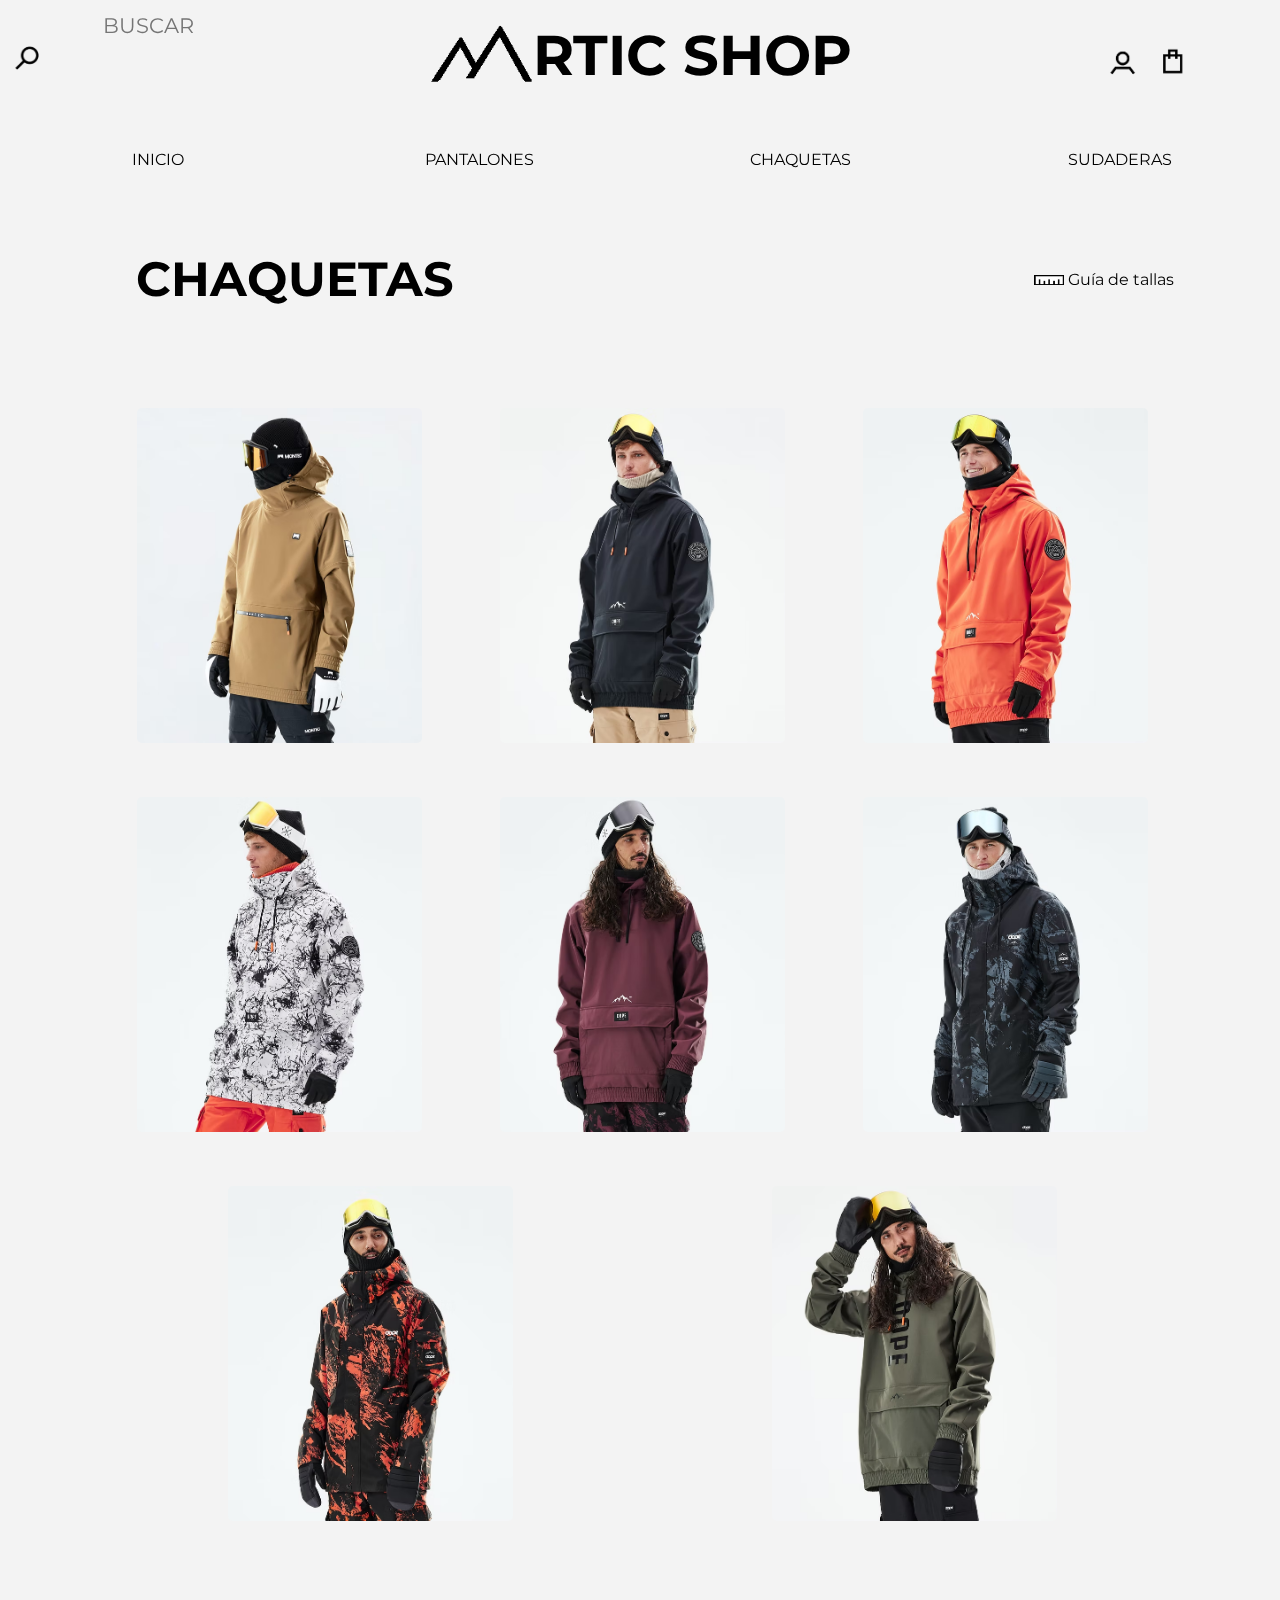
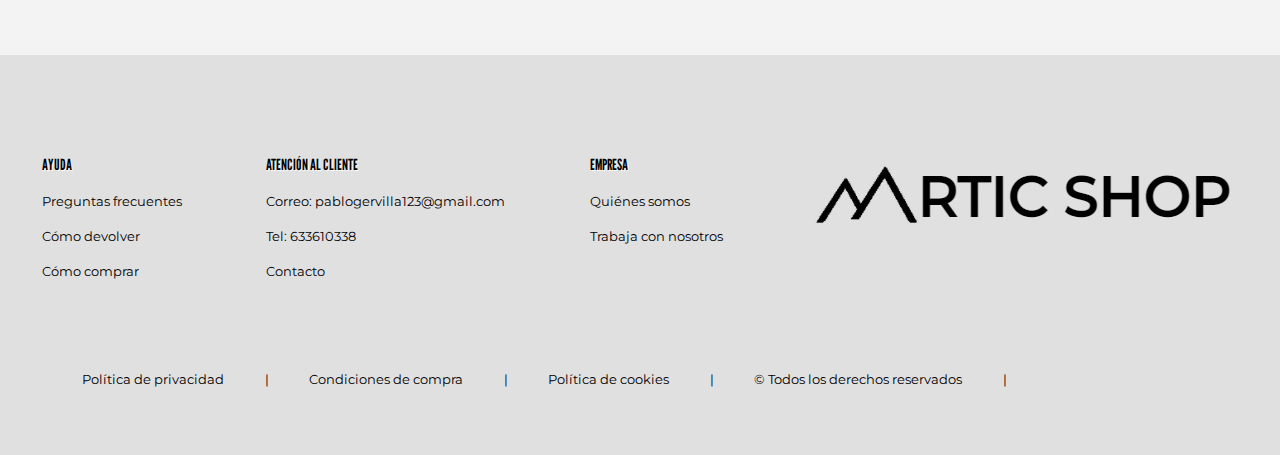
<file: chaquetas.html>
<!DOCTYPE html>
<html lang="es">
<head>
    <meta charset="UTF-8">
    <meta http-equiv="X-UA-Compatible" content="IE=edge">
    <meta name="viewport" content="width=device-width, initial-scale=1.0">
    <link rel="stylesheet" href="./css/styles.css">
    <link rel="icon" href="Artic_ico.ico">
    <title>ArticShop - Chaquetas</title>
</head>
<body>
    <header>
        <a href="./index.html">
            <img src="Artic_ico.jpg" class="header_img" alt="Artic_ico.jpg">
            <h1>RTIC SHOP</h1>
        </a>
        <div class="lupa">
            <img src="./images/utilidades/lupa.jpg" alt="lupa.jpg" class="lupaimg">
        </div>
        <input type="text" name="buscador" class="buscador" placeholder="BUSCAR">
        <div class="perfil-carrito">
            <img src="./images/utilidades/perfil.jpg" alt="perfil.jpg">
            <img src="./images/utilidades/bolsa.jpg" alt="bolsa.jpg">
        </div>
    </header>


    

    <!-- MENU -->




    <nav class="divisions--menu">
        <ul class="menu ">
            <li><a href="./index.html">INICIO</a></li>
            <li><a href="./pantalones.html">PANTALONES</a></li>
            <li><a href="./chaquetas.html">CHAQUETAS</a></li>
            <li class="desplegable"><a href="./sudaderas.html">SUDADERAS</a>
                <ul>
                    <li><a class="link-desplegable link-desplegable2" href="sudaderas.html#negro">NEGRAS</a></li>
                    <li><a class="link-desplegable link-desplegable2" href="sudaderas.html#morada">MORADAS</a></li>
                    <li><a class="link-desplegable link-desplegable2" href="sudaderas.html#burgundy">BURGUNDY</a></li>
                </ul>
            </li>
        </ul>
    </nav>




    <!-- GUIA TALLAS -->





    <label for="tallas" class="guiatallas"> <img src="./images/utilidades/regla.jpg" alt="regla.jpg" class="regla"> Gu&iacute;a de tallas</label>
    <input type="checkbox" name="checkbox" id="tallas" hidden>
    <div class="fondo-tallas">
        <div class="tallas">
            <label for="tallas"><img class="cruz" src="./images/utilidades/cruz.jpg" alt="cruz.jpg" ></label>
            <h2>GU&Iacute;A DE TALLAS</h2>
            <table class="tabla1">
                <tr>
                    <th colspan="7">PARTES DE ARRIBA / CHAQUETAS / SUDADERAS</th>
                </tr>
                <tr>
                    <td class="celda-ancha">Talla</td>
                    <td>XS</td>
                    <td>S</td>
                    <td>M</td>
                    <td>L</td>
                    <td>XL</td>
                    <td>XXL</td>
                </tr>
                <tr>
                    <td class="celda-ancha">Pecho (cm)</td>
                    <td>82</td>
                    <td>86</td>
                    <td>90</td>
                    <td>94</td>
                    <td>98</td>
                    <td>102</td>
        
                </tr>
                <tr>
                    <td class="celda-ancha">Cintura (cm)</td>
                    <td>64</td>
                    <td>68</td>
                    <td>72</td>
                    <td>76</td>
                    <td>80</td>
                    <td>84</td>
                </tr>
                <tr>
                    <td class="celda-ancha">Cadera (cm)</td>
                    <td>90</td>
                    <td>94</td>
                    <td>98</td>
                    <td>102</td>
                    <td>106</td>
                    <td>110</td>
                </tr>
            </table>
            <table class="tabla2">
                <tr>
                    <th colspan="7">PARTES DE ABAJO</th>
                </tr>
                <tr>
                    <td class="celda-ancha">Talla</td>
                    <td>XS</td>
                    <td>S</td>
                    <td>M</td>
                    <td>L</td>
                    <td>XL</td>
                    <td>XXL</td>
                </tr>
                <tr>
                    <td class="celda-ancha">Cintura (cm)</td>
                    <td>64</td>
                    <td>68</td>
                    <td>72</td>
                    <td>76</td>
                    <td>83</td>
                    <td>87</td>
        
                </tr>
                <tr>
                    <td class="celda-ancha">Cadera (cm)</td>
                    <td>90</td>
                    <td>94</td>
                    <td>98</td>
                    <td>102</td>
                    <td>106</td>
                    <td>110</td>
                </tr>
            </table>
        </div>
    </div>




    <!-- ROPA -->




    <main class="ropa">
        <h2>CHAQUETAS</h2>        
        <section class="articulos">
            <div class="articulo">
                <input class="checkbox-img" type="checkbox" id="checkbox-img1" hidden>
                <label for="checkbox-img1"><img src="./images/chaquetas/p1.jpg" alt="p1.jpg"></label>
                <div class="informacion-articulo">
                    <label for="checkbox-img1" class="cruz-blanca"><img src="./images/utilidades/cruz-blanca.jpg" alt="cruz-blanca.jpg"></label>
                    
                    <div class="nombre-ropa">
                        <span class="texto-ropa">TEMPEST CHAQUETA SNOW GOLD</span>
                    </div>
                    <br>
                    <span class="precio">85,95€</span>
                    <br>
                    <select class="talla" name="talla" id="talla1">
                        <optgroup label="Tallas">                            
                            <option value="XS">XS</option>
                            <option value="S">S</option>
                            <option value="S">M</option>
                            <option value="S">L</option>
                            <option value="S">XL</option>
                            <option value="XXL">XXL</option>
                        </optgroup>
                    </select>
                    <a class="comprar" href="entrega_form.html">COMPRAR</a>                    
                </div>
            </div>
    
            <div class="articulo">
                <input class="checkbox-img" type="checkbox" id="checkbox-img2" hidden>
                <label for="checkbox-img2"><img src="./images/chaquetas/p2.jpg" alt="p2.jpg"></label>
                <div class="informacion-articulo">
                    <label for="checkbox-img2" class="cruz-blanca"><img src="./images/utilidades/cruz-blanca.jpg" alt="cruz-blanca.jpg"></label>
                    
                    <div class="nombre-ropa">
                        <span class="texto-ropa">WYLIE CHAQUETA SNOW BLACK</span>
                    </div>
                    <br>
                    <span class="precio">129,95€</span>
                    <br>
                    <select class="talla" name="talla" id="talla2">
                        <optgroup label="Tallas">                            <option value="XS">XS</option>
                            <option value="S">S</option>
                            <option value="S">M</option>
                            <option value="S">L</option>
                            <option value="S">XL</option>
                            <option value="XXL">XXL</option>
                        </optgroup>
                    </select>
                    <a class="comprar" href="entrega_form.html">COMPRAR</a>
                </div>
            </div>
    
            <div class="articulo">
                <input class="checkbox-img" type="checkbox" id="checkbox-img3" hidden>
                <label for="checkbox-img3"><img src="./images/chaquetas/p3.jpg" alt="p3.jpg"></label>
                <div class="informacion-articulo">
                    <label for="checkbox-img3" class="cruz-blanca"><img src="./images/utilidades/cruz-blanca.jpg" alt="cruz-blanca.jpg"></label>
                    
                    <div class="nombre-ropa">
                        <span class="texto-ropa">WYLIE CHAQUETA SNOW ORANGE</span>
                    </div>
                    <br>
                    <span class="precio">129,95€</span>
                    <br>
                    <select class="talla" name="talla" id="talla3">
                        <optgroup label="Tallas">                            <option value="XS">XS</option>
                            <option value="S">S</option>
                            <option value="S">M</option>
                            <option value="S">L</option>
                            <option value="S">XL</option>
                            <option value="XXL">XXL</option>
                        </optgroup>
                    </select>
                    <a class="comprar" href="entrega_form.html">COMPRAR</a>
                </div>
            </div>
    
            <div class="articulo">
                <input class="checkbox-img" type="checkbox" id="checkbox-img4" hidden>
                <label for="checkbox-img4"><img src="./images/chaquetas/p4.jpg" alt="p4.jpg"></label>
                <div class="informacion-articulo">
                    <label for="checkbox-img4" class="cruz-blanca"><img src="./images/utilidades/cruz-blanca.jpg" alt="cruz-blanca.jpg"></label>
                    
                    <div class="nombre-ropa">
                        <span class="texto-ropa">WYLIE CHAQUETA SNOWBOARD ROCK</span>
                    </div>
                    <br>
                    <span class="precio">135,95€</span>
                    <br>
                    <select class="talla" name="talla" id="talla4">
                        <optgroup label="Tallas">                            <option value="XS">XS</option>
                            <option value="S">S</option>
                            <option value="S">M</option>
                            <option value="S">L</option>
                            <option value="S">XL</option>
                            <option value="XXL">XXL</option>
                        </optgroup>
                        
                    </select>
                    <a class="comprar" href="entrega_form.html">COMPRAR</a>
                </div>
            </div>
    
            <div class="articulo">
                <input class="checkbox-img" type="checkbox" id="checkbox-img5" hidden>
                <label for="checkbox-img5"><img src="./images/chaquetas/p5.jpg" alt="p5.jpg"></label>
                <div class="informacion-articulo">
                    <label for="checkbox-img5" class="cruz-blanca"><img src="./images/utilidades/cruz-blanca.jpg" alt="cruz-blanca.jpg"></label>
                    
                    <div class="nombre-ropa">
                        <span class="texto-ropa">WYLIE CHAQUETA SNOWBOARD BURGUNDY</span>
                    </div>
                    <br>
                    <span class="precio">129,95€</span>
                    <br>
                    <select class="talla" name="talla" id="talla5">
                        <optgroup label="Tallas">                            <option value="XS">XS</option>
                            <option value="S">S</option>
                            <option value="S">M</option>
                            <option value="S">L</option>
                            <option value="S">XL</option>
                            <option value="XXL">XXL</option>
                        </optgroup>
                    </select>
                    <a class="comprar" href="entrega_form.html">COMPRAR</a>
                </div>
            </div>
    
            <div class="articulo">
                <input class="checkbox-img" type="checkbox" id="checkbox-img6" hidden>
                <label for="checkbox-img6"><img src="./images/chaquetas/p6.jpg" alt="p6.jpg"></label>
                <div class="informacion-articulo">
                    <label for="checkbox-img6" class="cruz-blanca"><img src="./images/utilidades/cruz-blanca.jpg" alt="cruz-blanca.jpg"></label>
                    
                    <div class="nombre-ropa">
                        <span class="texto-ropa">ADEPT CHAQUETA SNOW PAIN METAL BLUE</span>
                    </div>
                    <br>
                    <span class="precio">129,95€</span>
                    <br>
                    <select class="talla" name="talla" id="talla6">
                        <optgroup label="Tallas">                            <option value="XS">XS</option>
                            <option value="S">S</option>
                            <option value="S">M</option>
                            <option value="S">L</option>
                            <option value="S">XL</option>
                            <option value="XXL">XXL</option>
                        </optgroup>
                    </select>
                    <a class="comprar" href="entrega_form.html">COMPRAR</a>
                </div>
            </div>
    
            <div class="articulo">
                <input class="checkbox-img" type="checkbox" id="checkbox-img7" hidden>
                <label for="checkbox-img7"><img src="./images/chaquetas/p7.jpg" alt="p7.jpg"></label>
                <div class="informacion-articulo">
                    <label for="checkbox-img7" class="cruz-blanca"><img src="./images/utilidades/cruz-blanca.jpg" alt="cruz-blanca.jpg"></label>
                    
                    <div class="nombre-ropa">
                        <span class="texto-ropa">ADEPT CHAQUETA SNOW PAIN ORANGE</span>
                    </div>
                    <br>
                    <span class="precio">129,95€</span>
                    <br>
                    <select class="talla" name="talla" id="talla7">
                        <optgroup label="Tallas">                            <option value="XS">XS</option>
                            <option value="S">S</option>
                            <option value="S">M</option>
                            <option value="S">L</option>
                            <option value="S">XL</option>
                            <option value="XXL">XXL</option>
                        </optgroup>
                    </select>
                    <a class="comprar" href="entrega_form.html">COMPRAR</a>
                </div>
            </div>
    
            <div class="articulo">
                <input class="checkbox-img" type="checkbox" id="checkbox-img8" hidden>
                <label for="checkbox-img8"><img src="./images/chaquetas/p8.jpg" alt="p8.jpg"></label>
                <div class="informacion-articulo">
                    <label for="checkbox-img8" class="cruz-blanca"><img src="./images/utilidades/cruz-blanca.jpg" alt="cruz-blanca.jpg"></label>
                    
                    <div class="nombre-ropa">
                        <span class="texto-ropa">WYLIE CHAQUETA SNOWBOARD OLIVE GREEN</span>
                    </div>
                    <br>
                    <span class="precio">129,95€</span>
                    <br>
                    <select class="talla" name="talla" id="talla8">
                        <optgroup label="Tallas" >                            
                            <option value="XS">XS</option>
                            <option value="S">S</option>
                            <option value="S">M</option>
                            <option value="S">L</option>
                            <option value="S">XL</option>
                            <option value="XXL">XXL</option>
                        </optgroup>
                    </select>
                    <a class="comprar" href="entrega_form.html">COMPRAR</a>
                </div>
            </div>
    
        </section>


        
        <!-- TALLAS -->




    </main>

    <footer class="divisions-footer">
        <div class="footer__secciones">
            <div class="seccion ayuda">
                <span>AYUDA</span>
                <ul>
                    <li><a href="#">Preguntas frecuentes</a></li>
                    <li><a href="#">C&oacute;mo devolver</a></li>
                    <li><a href="#">C&oacute;mo comprar</a></li>
                </ul>
            </div>
            <div class="seccion atencion-cliente">
                <span>ATENCI&Oacute;N AL CLIENTE</span>
                <ul>
                    <li>Correo: <a href="mailto:pablogervilla123@gmail.com">pablogervilla123@gmail.com</a></li>
                    <li>Tel: 633610338</li>
                    <li><a href="./index.html#contacto">Contacto</a></li>
                </ul>
            </div>
            <div class="seccion empresa">
                <span>EMPRESA</span>
                <ul>
                    <li><a href="./index.html#qsomos">Qui&eacute;nes somos</a></li>
                    <li><a href="#">Trabaja con nosotros</a></li>
                </ul>
            </div>
            <div class="seccion logo">
                <img src="./Logo_completo.jpg" alt="">
            </div>
        </div>
        
        <div class="footer__barrainferior">
            <ul>
                <li><a href="#">Pol&iacute;tica de privacidad</a></li>
                <li><a href="#">Condiciones de compra</a></li>
                <li><a href="#">Pol&iacute;tica de cookies</a></li>
                <li class="copy"><span>&copy; Todos los derechos reservados</span></li>
            </ul>
        </div>
    </footer>
</body>
</html>
</file>
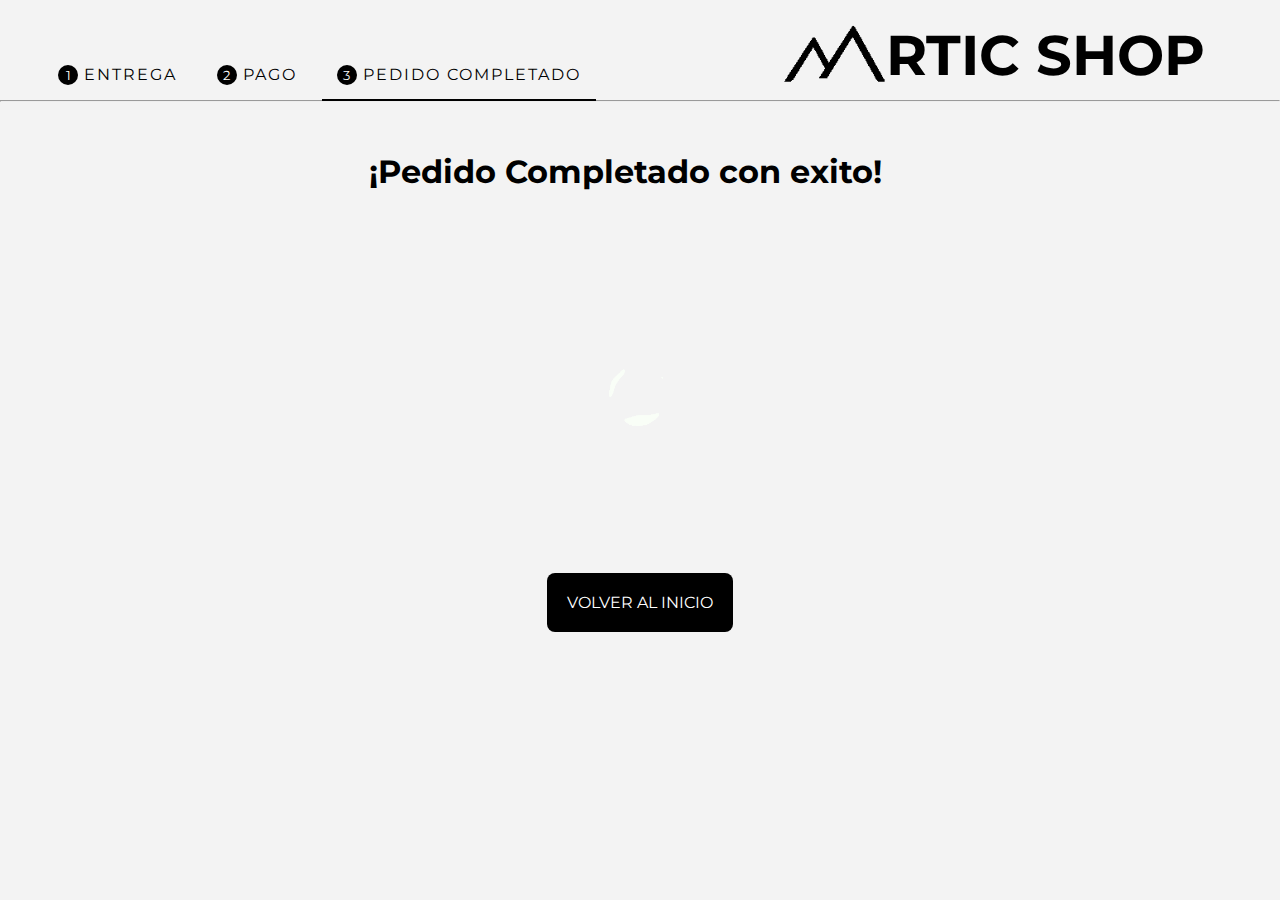
<file: completado.html>
<!DOCTYPE html>
<html lang="es">
<head>
    <meta charset="UTF-8">
    <meta http-equiv="X-UA-Compatible" content="IE=edge">
    <meta name="viewport" content="width=device-width, initial-scale=1.0">
    <link rel="stylesheet" href="./css/styles.css">
    <link rel="icon" href="Artic_ico.ico">
    <title>ArticShop - Completado</title>
</head>
    <header class="header_pasarela">
        <a href="./index.html">
            <img src="Artic_ico.jpg" class="header_img header_img--pasarela" alt="Artic_ico.jpg">
            <h1>RTIC SHOP</h1>
        </a>
        <ul  class="estado_proceso">
            <li>
                <div>
                    <span>1</span>
                </div> ENTREGA</li>
            <li>
                <div>
                    <span>2</span>
                </div>  PAGO</li>
            <li  class="border-bottom">
                <div>
                    <span>3</span>
                </div>  PEDIDO COMPLETADO</li>
        </ul>
    </header>
    <hr class="pasarela-hr">
    <body>
        <div class="completado">
            <h1>¡Pedido Completado con exito!</h1>
            <br>
            <img src="./images/utilidades/tick-completado.gif" alt="tick-completado.gif" class="animacion-completado">
            <br>
            <a href="./index.html">
                <span>VOLVER AL INICIO</span>
            </a>
        </div>
    </body>
</html>
</file>
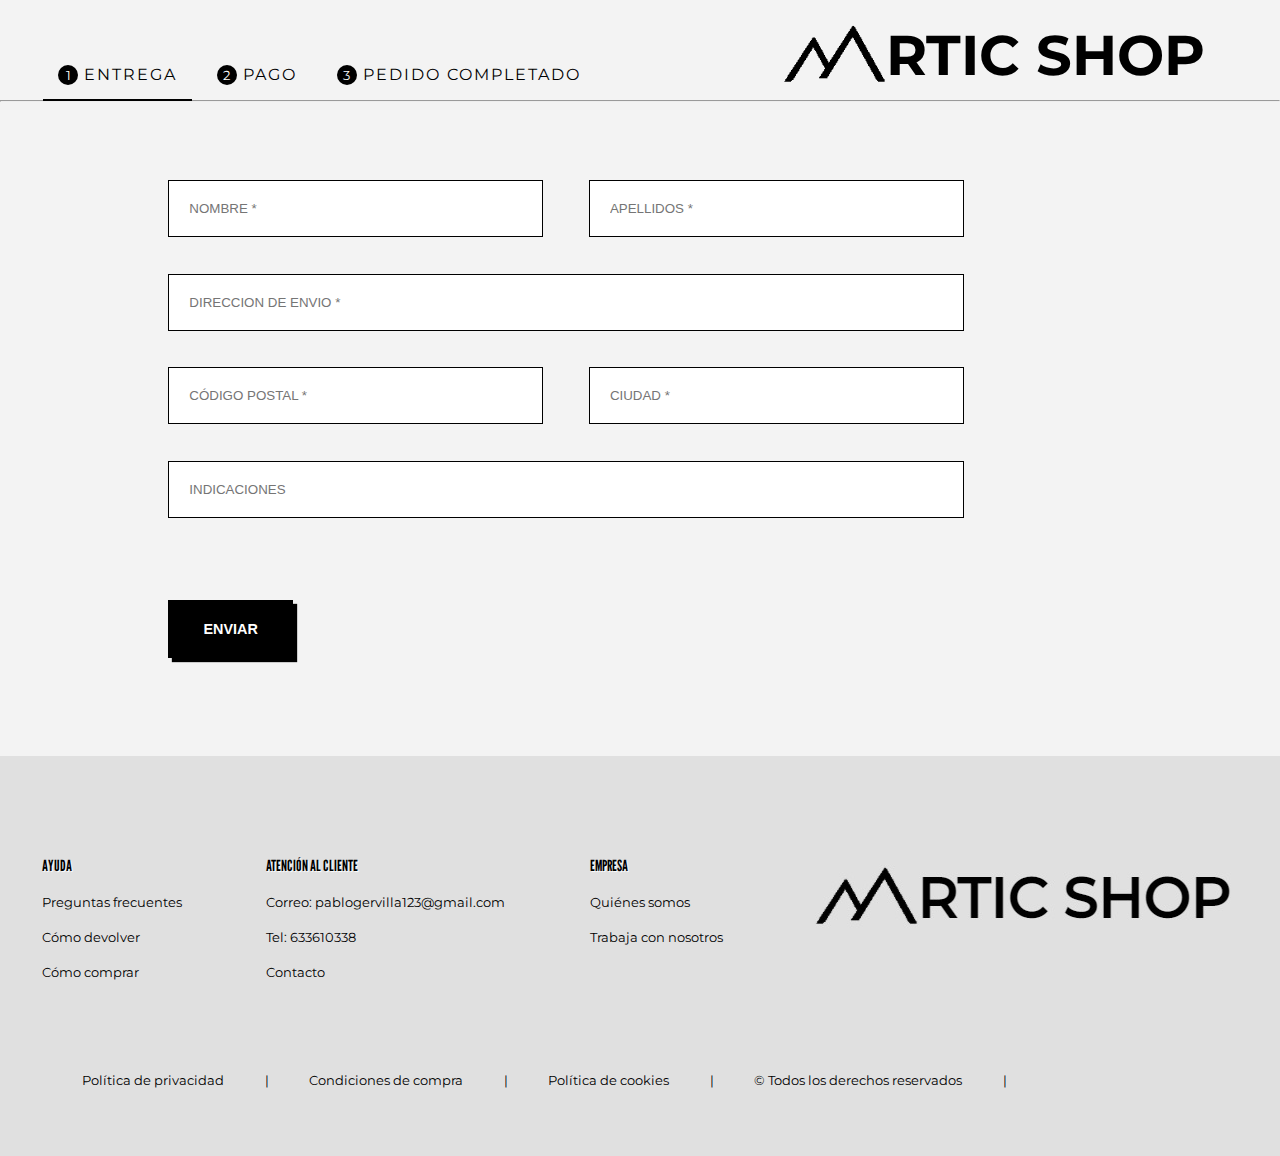
<file: entrega_form.html>
<!DOCTYPE html>
<html lang="es">
<head>
    <meta charset="UTF-8">
    <meta http-equiv="X-UA-Compatible" content="IE=edge">
    <meta name="viewport" content="width=device-width, initial-scale=1.0">
    <link rel="stylesheet" href="./css/styles.css">
    <link rel="icon" href="Artic_ico.ico">
    <title>ArticShop - Pago</title>
</head>
<body>
    <header class="header_pasarela">
        <a href="./index.html">
            <img src="Artic_ico.jpg" class="header_img header_img--pasarela" alt="Artic_ico.jpg">
            <h1>RTIC SHOP</h1>
        </a>
        <ul class="estado_proceso">
            <li class="border-bottom">
                <div>
                    <span>1</span>
                </div>  ENTREGA</li>
            <li>
                <div>
                    <span>2</span>
                </div>  PAGO</li>
            <li>
                <div>
                    <span>3</span>
                </div>  PEDIDO COMPLETADO</li>
        </ul>
    </header>
    <hr class="pasarela-hr">

    <main>
        <form action="pago_form.html" class="pasarela">
            <input type="text" placeholder="NOMBRE *" required pattern="[a-zA-ZñÑáéíóúÁÉÍÓÚüÜ]{2,25}">
            <input type="text" placeholder="APELLIDOS *" required pattern="[a-zA-ZñÑáéíóúÁÉÍÓÚüÜ]{2,25}+[a-zA-ZñÑáéíóúÁÉÍÓÚüÜ]{2,25}">
            <input class="input-grande" type="text" placeholder="DIRECCION DE ENVIO *" required>
            <input type="text" placeholder="C&Oacute;DIGO POSTAL *" required pattern="[0-9]{5}">
            <input type="text" placeholder="CIUDAD *" required pattern="[a-zA-ZñÑáéíóúÁÉÍÓÚüÜ]{3,25}">
            <input class="input-grande" type="text" placeholder="INDICACIONES">

            <input type="submit" class="submit" value="ENVIAR">
        </form>
    </main>



    <!-- FOOTER -->


    
    <footer class="divisions-footer">
        <div class="footer__secciones">
            <div class="seccion ayuda">
                <span>AYUDA</span>
                <ul>
                    <li><a href="#">Preguntas frecuentes</a></li>
                    <li><a href="#">C&oacute;mo devolver</a></li>
                    <li><a href="#">C&oacute;mo comprar</a></li>
                </ul>
            </div>
            <div class="seccion atencion-cliente">
                <span>ATENCI&Oacute;N AL CLIENTE</span>
                <ul>
                    <li>Correo: <a href="mailto:pablogervilla123@gmail.com">pablogervilla123@gmail.com</a></li>
                    <li>Tel: 633610338</li>
                    <li><a href="./index.html#contacto">Contacto</a></li>
                </ul>
            </div>
            <div class="seccion empresa">
                <span>EMPRESA</span>
                <ul>
                    <li><a href="./index.html#qsomos">Qui&eacute;nes somos</a></li>
                    <li><a href="#">Trabaja con nosotros</a></li>
                </ul>
            </div>
            <div class="seccion logo">
                <img src="./Logo_completo.jpg" alt="">
            </div>
        </div>
        
        <div class="footer__barrainferior">
            <ul>
                <li><a href="#">Pol&iacute;tica de privacidad</a></li>
                <li><a href="#">Condiciones de compra</a></li>
                <li><a href="#">Pol&iacute;tica de cookies</a></li>
                <li class="copy"><span>&copy; Todos los derechos reservados</span></li>
            </ul>
        </div>
    </footer>
</body>
</html>
</file>
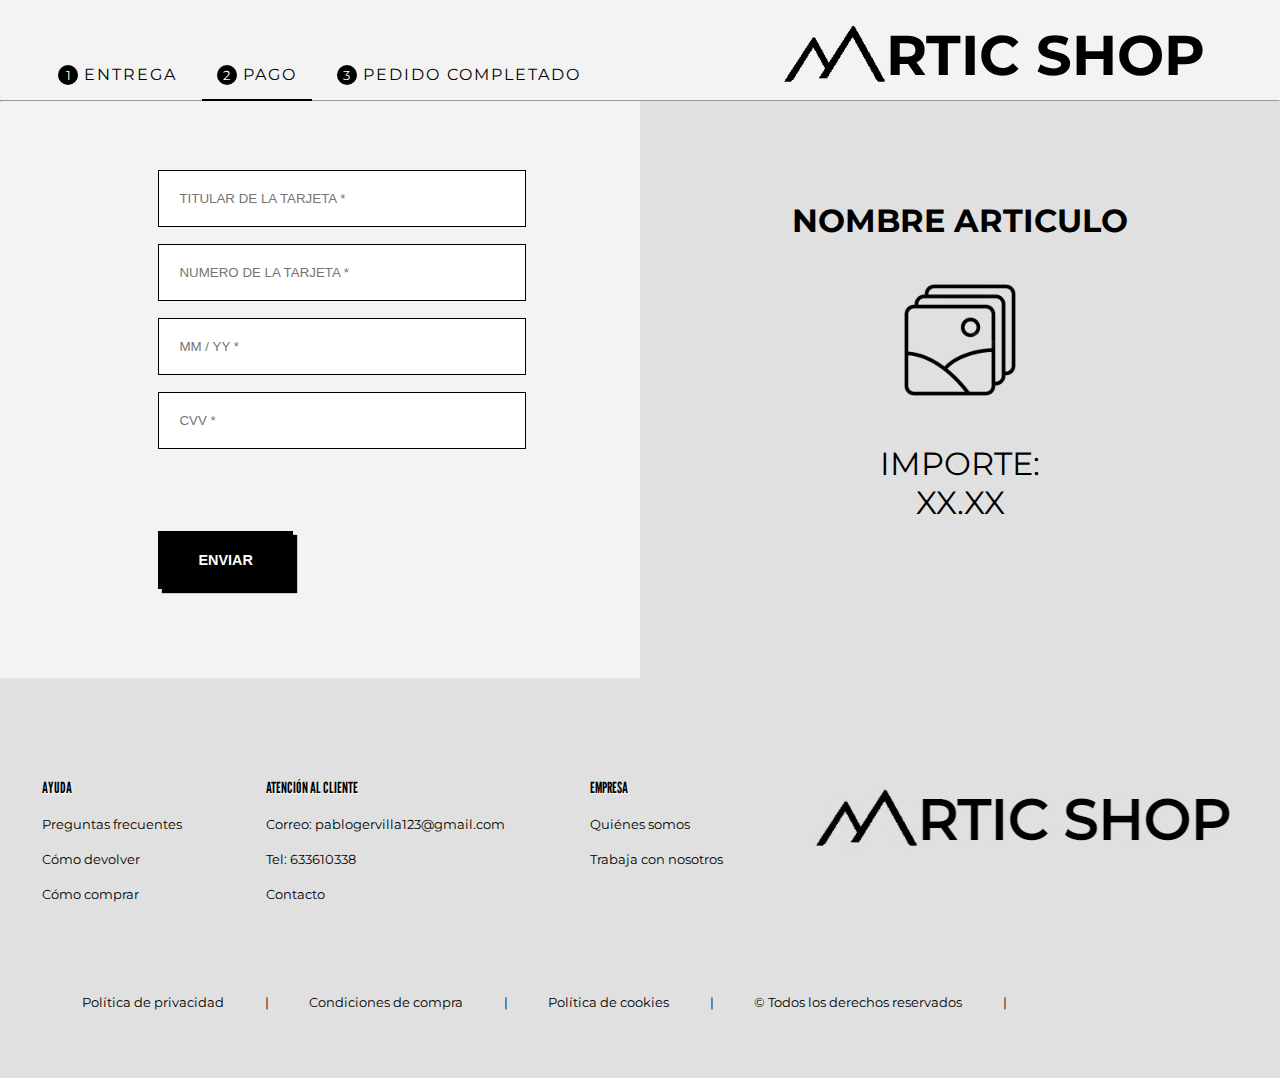
<file: pago_form.html>
<!DOCTYPE html>
<html lang="es">
<head>
    <meta charset="UTF-8">
    <meta http-equiv="X-UA-Compatible" content="IE=edge">
    <meta name="viewport" content="width=device-width, initial-scale=1.0">
    <link rel="stylesheet" href="./css/styles.css">
    <link rel="icon" href="Artic_ico.ico">
    <title>ArticShop - Pago</title>
</head>
<body>
    <header class="header_pasarela">
        <a href="./index.html">
            <img src="Artic_ico.jpg" class="header_img header_img--pasarela" alt="Artic_ico.jpg">
            <h1>RTIC SHOP</h1>
        </a>
        <ul  class="estado_proceso">
            <li>
                <div>
                    <span>1</span>
                </div> ENTREGA</li>
            <li class="border-bottom">
                <div>
                    <span>2</span>
                </div>  PAGO</li>
            <li>
                <div>
                    <span>3</span>
                </div>  PEDIDO COMPLETADO</li>
        </ul>
    </header>
    <hr class="pasarela-hr">

    <main>
        <section class="pago-form">
            <form action="completado.html" class="pasarela pasarela-pago">
                <input type="text" placeholder="TITULAR DE LA TARJETA *" required pattern="[a-zA-ZñÑáéíóúÁÉÍÓÚüÜ]{2,25}">
                <input type="tel" placeholder="NUMERO DE LA TARJETA *" required pattern="[0-9]{16}">
                <input type="tel" placeholder="MM / YY *" required pattern="[0-9]{2}/[0-9]{2}">
                <input type="tel" placeholder="CVV *" required pattern="[0-9]{3}">
                <input type="submit" class="submit submit2" value="ENVIAR">
            </form>
        </section>
        <section class="resumen-pago">
            <ul>
                <h2>NOMBRE ARTICULO</h2>
                <img src="./images/utilidades/articulo-anonimo.jpg" alt="articulo-anonimo.jpg">
                <p>
                    IMPORTE: <br>
                    XX.XX
                </p>
            </ul>
        </section>
    </main>



    <!-- FOOTER -->



    <footer class="divisions-footer">
        <div class="footer__secciones">
            <div class="seccion ayuda">
                <span>AYUDA</span>
                <ul>
                    <li><a href="#">Preguntas frecuentes</a></li>
                    <li><a href="#">C&oacute;mo devolver</a></li>
                    <li><a href="#">C&oacute;mo comprar</a></li>
                </ul>
            </div>
            <div class="seccion atencion-cliente">
                <span>ATENCI&Oacute;N AL CLIENTE</span>
                <ul>
                    <li>Correo: <a href="mailto:pablogervilla123@gmail.com">pablogervilla123@gmail.com</a></li>
                    <li>Tel: 633610338</li>
                    <li><a href="./index.html#contacto">Contacto</a></li>
                </ul>
            </div>
            <div class="seccion empresa">
                <span>EMPRESA</span>
                <ul>
                    <li><a href="./index.html#qsomos">Qui&eacute;nes somos</a></li>
                    <li><a href="#">Trabaja con nosotros</a></li>
                </ul>
            </div>
            <div class="seccion logo">
                <img src="./Logo_completo.jpg" alt="">
            </div>
        </div>
        
        <div class="footer__barrainferior">
            <ul>
                <li><a href="#">Pol&iacute;tica de privacidad</a></li>
                <li><a href="#">Condiciones de compra</a></li>
                <li><a href="#">Pol&iacute;tica de cookies</a></li>
                <li class="copy"><span>&copy; Todos los derechos reservados</span></li>
            </ul>
        </div>
    </footer>
</body>
</html>
</file>
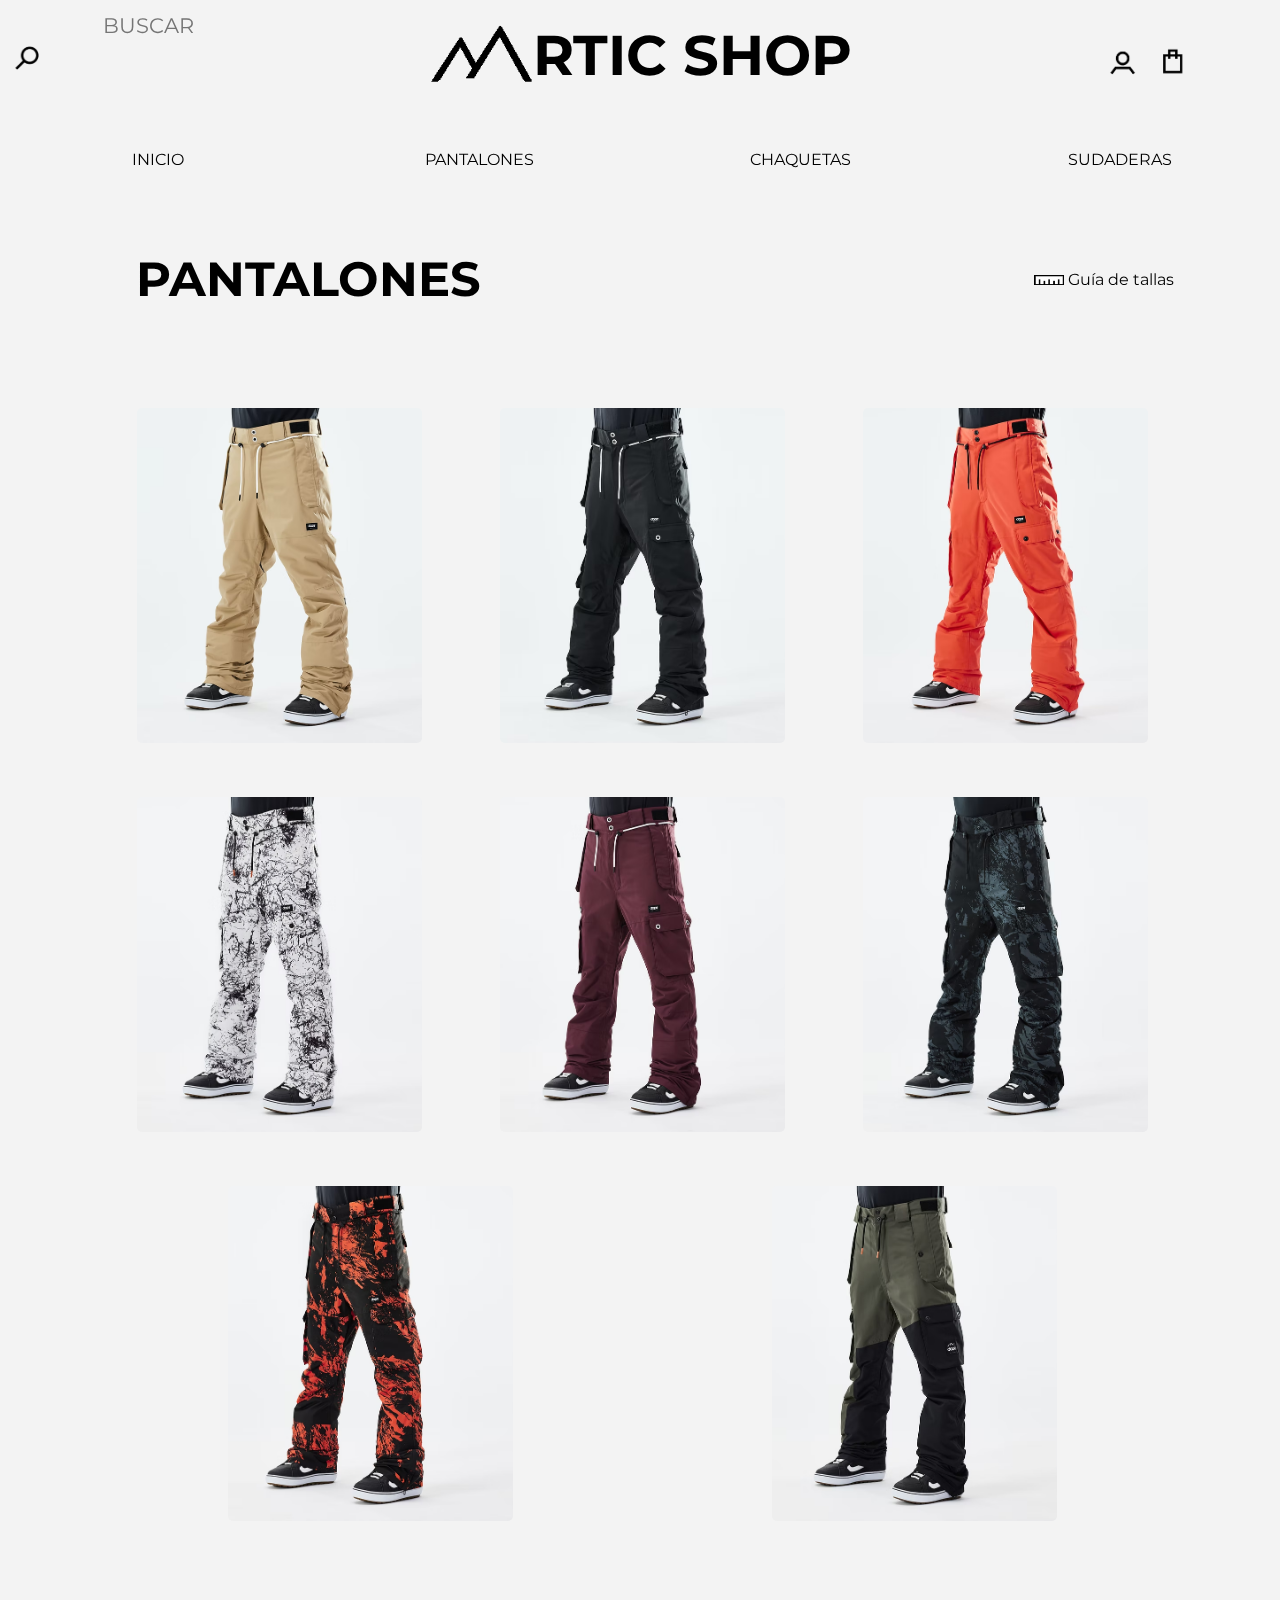
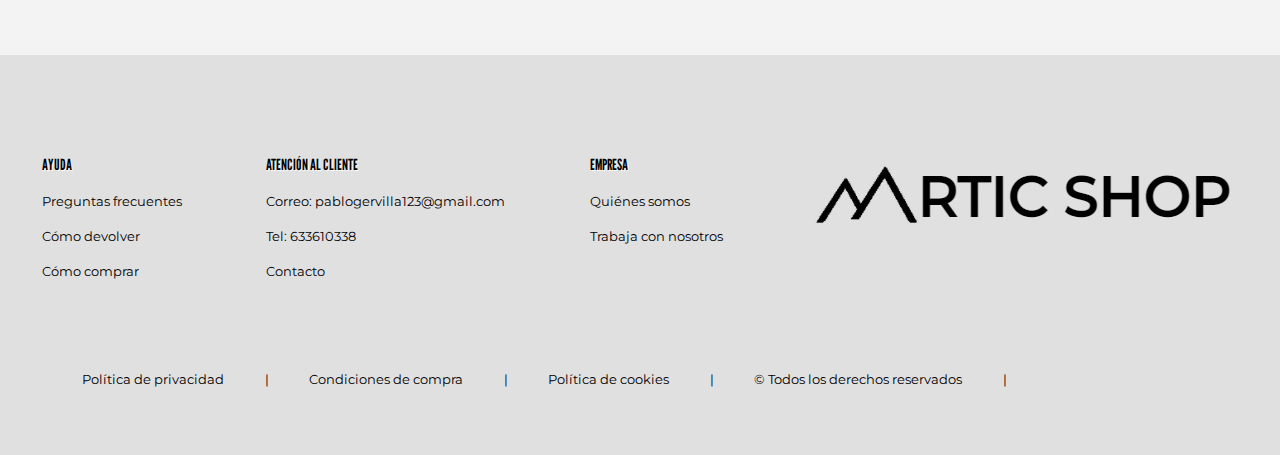
<file: pantalones.html>
<!DOCTYPE html>
<html lang="es">
<head>
    <meta charset="UTF-8">
    <meta http-equiv="X-UA-Compatible" content="IE=edge">
    <meta name="viewport" content="width=device-width, initial-scale=1.0">
    <link rel="stylesheet" href="./css/styles.css">
    <link rel="icon" href="Artic_ico.ico">
    <title>ArticShop - Pantalones</title>
</head>
<body>
    <header>
        <a href="./index.html">
            <img src="Artic_ico.jpg" class="header_img" alt="Artic_ico.jpg">
            <h1>RTIC SHOP</h1>
        </a>
        <div class="lupa">
            <img src="./images/utilidades/lupa.jpg" alt="lupa.jpg" class="lupaimg">
        </div>
        <input type="text" name="buscador" class="buscador" placeholder="BUSCAR">
        <div class="perfil-carrito">
            <img src="./images/utilidades/perfil.jpg" alt="perfil.jpg">
            <img src="./images/utilidades/bolsa.jpg" alt="bolsa.jpg">
        </div>
    </header>



    <!-- MENU -->



    <nav class="divisions--menu">
        <ul class="menu">
            <li><a href="./index.html">INICIO</a></li>
            <li><a href="./pantalones.html">PANTALONES</a></li>
            <li><a href="./chaquetas.html">CHAQUETAS</a></li>
            <li class="desplegable"><a href="./sudaderas.html">SUDADERAS</a>
                <ul>
                    <li><a class="link-desplegable link-desplegable2" href="sudaderas.html#negro">NEGRAS</a></li>
                    <li><a class="link-desplegable link-desplegable2" href="sudaderas.html#morada">MORADAS</a></li>
                    <li><a class="link-desplegable link-desplegable2" href="sudaderas.html#burgundy">BURGUNDY</a></li>
                </ul>
            </li>
        </ul>
    </nav>




    <!-- GUIA TALLAS -->




    <label for="tallas" class="guiatallas"> <img src="./images/utilidades/regla.jpg" alt="regla.jpg" class="regla"> Gu&iacute;a de tallas</label>
    <input type="checkbox" name="checkbox" id="tallas" hidden>
    <div class="fondo-tallas">
        <div class="tallas">
            <label for="tallas"><img class="cruz" src="./images/utilidades/cruz.jpg" alt="cruz.jpg"></label>
            <h2>GU&Iacute;A DE TALLAS</h2>
            <table class="tabla1">
                <tr>
                    <th colspan="7">PARTES DE ARRIBA / CHAQUETAS / SUDADERAS</th>
                </tr>
                <tr>
                    <td class="celda-ancha">Talla</td>
                    <td>XS</td>
                    <td>S</td>
                    <td>M</td>
                    <td>L</td>
                    <td>XL</td>
                    <td>XXL</td>
                </tr>
                <tr>
                    <td class="celda-ancha">Pecho (cm)</td>
                    <td>82</td>
                    <td>86</td>
                    <td>90</td>
                    <td>94</td>
                    <td>98</td>
                    <td>102</td>
        
                </tr>
                <tr>
                    <td class="celda-ancha">Cintura (cm)</td>
                    <td>64</td>
                    <td>68</td>
                    <td>72</td>
                    <td>76</td>
                    <td>80</td>
                    <td>84</td>
                </tr>
                <tr>
                    <td class="celda-ancha">Cadera (cm)</td>
                    <td>90</td>
                    <td>94</td>
                    <td>98</td>
                    <td>102</td>
                    <td>106</td>
                    <td>110</td>
                </tr>
            </table>
            <table class="tabla2">
                <tr>
                    <th colspan="7">PARTES DE ABAJO</th>
                </tr>
                <tr>
                    <td class="celda-ancha">Talla</td>
                    <td>XS</td>
                    <td>S</td>
                    <td>M</td>
                    <td>L</td>
                    <td>XL</td>
                    <td>XXL</td>
                </tr>
                <tr>
                    <td class="celda-ancha">Cintura (cm)</td>
                    <td>64</td>
                    <td>68</td>
                    <td>72</td>
                    <td>76</td>
                    <td>83</td>
                    <td>87</td>
        
                </tr>
                <tr>
                    <td class="celda-ancha">Cadera (cm)</td>
                    <td>90</td>
                    <td>94</td>
                    <td>98</td>
                    <td>102</td>
                    <td>106</td>
                    <td>110</td>
                </tr>
            </table>
        </div>
    </div>




    <!-- ROPA -->




    <main class="ropa">
        <h2>PANTALONES</h2>
        <section class="articulos">
            <div class="articulo">
                <input class="checkbox-img" type="checkbox" id="checkbox-img1" hidden>
                <label for="checkbox-img1">
                    <img src="./images/pantalones/p1.jpg" alt="p1.jpg">
                </label>
                <div class="informacion-articulo">
                    <label for="checkbox-img1" class="cruz-blanca"><img src="./images/utilidades/cruz-blanca.jpg" alt="cruz-blanca.jpg" alt="cruz-blanca.jpg" alt="cruz-blanca.jpg" ></label>
                    
                    <div class="nombre-ropa">
                        <span class="texto-ropa">ICONIC PANTALONES SNOWBOARD KHAKI</span>
                    </div>
                    <br>
                    <span class="precio">125,95€</span>
                    <br>
                    <select class="talla" name="talla" id="talla1">
                        <optgroup label="Tallas">
                            <option value="XS">XS</option>
                            <option value="S">S</option>
                            <option value="S">M</option>
                            <option value="S">L</option>
                            <option value="S">XL</option>
                            <option value="XXL">XXL</option>
                        </optgroup>
                    </select>
                    <a class="comprar" href="entrega_form.html">COMPRAR</a>
                </div>
                
            </div>
    
            <div class="articulo">
                <input class="checkbox-img" type="checkbox" id="checkbox-img2" hidden>
                <label for="checkbox-img2">
                    <img src="./images/pantalones/p2.jpg" alt="p2.jpg">
                </label>
                <div class="informacion-articulo">
                    <label for="checkbox-img2" class="cruz-blanca"><img src="./images/utilidades/cruz-blanca.jpg" alt="cruz-blanca.jpg" ></label>
                    
                    <div class="nombre-ropa">
                        <span class="texto-ropa">ICONIC PANTALONES SNOWBOARD BLACK</span>
                    </div>
                    <br>
                    <span class="precio">130€</span>
                    <br>
                    <select class="talla" name="talla" id="talla2">
                        <optgroup label="Tallas">
                            <option value="XS">XS</option>
                            <option value="S">S</option>
                            <option value="S">M</option>
                            <option value="S">L</option>
                            <option value="S">XL</option>
                            <option value="XXL">XXL</option>
                        </optgroup>
                    </select>
                    <a class="comprar" href="entrega_form.html">COMPRAR</a>
                </div>
                
            </div>
    
            <div class="articulo">
                <input class="checkbox-img" type="checkbox" id="checkbox-img3" hidden>
                <label for="checkbox-img3">
                    <img src="./images/pantalones/p3.jpg" alt="p3.jpg">
                </label>
                <div class="informacion-articulo">
                    <label for="checkbox-img3" class="cruz-blanca"><img src="./images/utilidades/cruz-blanca.jpg" alt="cruz-blanca.jpg" ></label>
                    
                    <div class="nombre-ropa">
                        <span class="texto-ropa">ICONIC PANTALONES SNOWBOARD ORANGE</span>
                    </div>
                    <br>
                    <span class="precio">125,95€</span>
                    <br>    
                    <select class="talla" name="talla" id="talla3">
                        <optgroup label="Tallas">
                            <option value="XS">XS</option>
                            <option value="S">S</option>
                            <option value="S">M</option>
                            <option value="S">L</option>
                            <option value="S">XL</option>
                            <option value="XXL">XXL</option>
                        </optgroup>
                    </select>
                    <a class="comprar" href="entrega_form.html">COMPRAR</a>
                </div>
                
            </div>
    
            <div class="articulo">
                <input class="checkbox-img" type="checkbox" id="checkbox-img4" hidden>
                <label for="checkbox-img4">
                    <img src="./images/pantalones/p4.jpg" alt="p4.jpg">
                </label>
                <div class="informacion-articulo">
                    <label for="checkbox-img4" class="cruz-blanca"><img src="./images/utilidades/cruz-blanca.jpg" alt="cruz-blanca.jpg" ></label>
                    
                    <div class="nombre-ropa">
                        <span class="texto-ropa">ICONIC PANTALONES SNOWBOARD ROCK</span>
                    </div>
                    <br>
                    <span class="precio">139,95€</span>
                    <br>
                    <select class="talla" name="talla" id="talla4">
                        <optgroup label="Tallas">
                            <option value="XS">XS</option>
                            <option value="S">S</option>
                            <option value="S">M</option>
                            <option value="S">L</option>
                            <option value="S">XL</option>
                            <option value="XXL">XXL</option>
                        </optgroup>
                    </select>
                    <a class="comprar" href="entrega_form.html">COMPRAR</a>
                </div>
                
            </div>
    
            <div class="articulo">
                <input class="checkbox-img" type="checkbox" id="checkbox-img5" hidden>
                <label for="checkbox-img5">
                    <img src="./images/pantalones/p5.jpg" alt="p5.jpg">
                </label>
                <div class="informacion-articulo">
                    <label for="checkbox-img5" class="cruz-blanca"><img src="./images/utilidades/cruz-blanca.jpg" alt="cruz-blanca.jpg" ></label>
                    
                    <div class="nombre-ropa">
                        <span class="texto-ropa">ICONIC PANTALONES SNOWBOARD BURGUNDY</span>
                    </div>
                    <br>
                    <span class="precio">119,95€</span>
                    <br>
                    <select class="talla" name="talla" id="talla5">
                        <optgroup label="Tallas">
                            <option value="XS">XS</option>
                            <option value="S">S</option>
                            <option value="S">M</option>
                            <option value="S">L</option>
                            <option value="S">XL</option>
                            <option value="XXL">XXL</option>
                        </optgroup>
                    </select>
                    <a class="comprar" href="entrega_form.html">COMPRAR</a>
                </div>
                
            </div>

            <div class="articulo">
                <input class="checkbox-img" type="checkbox" id="checkbox-img6" hidden>
                <label for="checkbox-img6">
                    <img src="./images/pantalones/p6.jpg" alt="p6.jpg">
                </label>
                <div class="informacion-articulo">
                    <label for="checkbox-img6" class="cruz-blanca"><img src="./images/utilidades/cruz-blanca.jpg" alt="cruz-blanca.jpg" ></label>
                    
                    <div class="nombre-ropa">
                        <span class="texto-ropa">ICONIC PANTALONES SNOWBOARD PAINT</span>
                    </div>
                    <br>
                    <span class="precio">139,95€</span>
                    <br>
                    <select class="talla" name="talla" id="talla6">
                        <optgroup label="Tallas">
                            <option value="XS">XS</option>
                            <option value="S">S</option>
                            <option value="S">M</option>
                            <option value="S">L</option>
                            <option value="S">XL</option>
                            <option value="XXL">XXL</option>
                        </optgroup>
                    </select>
                    <a class="comprar" href="entrega_form.html">COMPRAR</a>
                </div>
                
            </div>
    
            <div class="articulo">
                <input class="checkbox-img" type="checkbox" id="checkbox-img7" hidden>
                <label for="checkbox-img7">
                    <img src="./images/pantalones/p7.jpg" alt="p7.jpg">
                </label>
                <div class="informacion-articulo">
                    <label for="checkbox-img7" class="cruz-blanca"><img src="./images/utilidades/cruz-blanca.jpg" alt="cruz-blanca.jpg" ></label>
                    
                    <div class="nombre-ropa">
                        <span class="texto-ropa">ICONIC PANTALONES SNOWBOARD METAL BLUE</span>
                    </div>
                    <br>
                    <span class="precio">139,95€</span>
                    <br>
                    <select class="talla" name="talla" id="talla7">
                        <optgroup label="Tallas">
                            <option value="XS">XS</option>
                            <option value="S">S</option>
                            <option value="S">M</option>
                            <option value="S">L</option>
                            <option value="S">XL</option>
                            <option value="XXL">XXL</option>
                        </optgroup>
                    </select>
                    <a class="comprar" href="entrega_form.html">COMPRAR</a>
                </div>
                
            </div>
    
            <div class="articulo">
                <input class="checkbox-img" type="checkbox" id="checkbox-img8" hidden>
                <label for="checkbox-img8">
                    <img src="./images/pantalones/p8.jpg" alt="p8.jpg">
                </label>
                <div class="informacion-articulo">
                    <label for="checkbox-img8" class="cruz-blanca"><img src="./images/utilidades/cruz-blanca.jpg" alt="cruz-blanca.jpg" ></label>
                    
                    <div class="nombre-ropa">
                        <span class="texto-ropa">ICONIC PANTALONES SNOWBOARD OLIVE GREEN</span>
                    </div>
                    <br>
                    <span class="precio">129,95€</span>
                    <br>
                    <select class="talla" name="talla" id="talla8">
                        <optgroup label="Tallas">
                            <option value="XS">XS</option>
                            <option value="S">S</option>
                            <option value="S">M</option>
                            <option value="S">L</option>
                            <option value="S">XL</option>
                            <option value="XXL">XXL</option>
                        </optgroup>
                    </select>
                    <a class="comprar" href="entrega_form.html">COMPRAR</a>
                </div>
                
            </div>
        </section>
    </main>




    <!-- FOOTER -->


    

    <footer class="divisions-footer">
        <div class="footer__secciones">
            <div class="seccion ayuda">
                <span>AYUDA</span>
                <ul>
                    <li><a href="#">Preguntas frecuentes</a></li>
                    <li><a href="#">C&oacute;mo devolver</a></li>
                    <li><a href="#">C&oacute;mo comprar</a></li>
                </ul>
            </div>
            <div class="seccion atencion-cliente">
                <span>ATENCI&Oacute;N AL CLIENTE</span>
                <ul>
                    <li>Correo: <a href="mailto:pablogervilla123@gmail.com">pablogervilla123@gmail.com</a></li>
                    <li>Tel: 633610338</li>
                    <li><a href="./index.html#contacto">Contacto</a></li>
                </ul>
            </div>
            <div class="seccion empresa">
                <span>EMPRESA</span>
                <ul>
                    <li><a href="./index.html#qsomos">Qui&eacute;nes somos</a></li>
                    <li><a href="#">Trabaja con nosotros</a></li>
                </ul>
            </div>
            <div class="seccion logo">
                <img src="./Logo_completo.jpg" alt="">
            </div>
        </div>
        
        <div class="footer__barrainferior">
            <ul>
                <li><a href="#">Pol&iacute;tica de privacidad</a></li>
                <li><a href="#">Condiciones de compra</a></li>
                <li><a href="#">Pol&iacute;tica de cookies</a></li>
                <li class="copy"><span>&copy; Todos los derechos reservados</span></li>
            </ul>
        </div>
    </footer>
</body>
</html>
</file>
<file: css/styles.css>
@import url('https://fonts.googleapis.com/css2?family=Montserrat:wght@500&display=swap');
@import url('https://fonts.googleapis.com/css2?family=League+Gothic&display=swap');


:root{
    --primary-font: 'Montserrat', sans-serif;
    --secondary-font: 'League Gothic', sans-serif;
    --background-color: rgb(243, 243, 243);
    --footer-bgcolor:rgb(224, 224, 224);
    --index-hover-bgcolor: #eaeaea;
}






html{
    height: 100%;
}

body{
    font-family: var(--primary-font);
    height: 100%;
    background-color: var(--background-color);
}

.index-body{
    background-color: var(--footer-bgcolor);
}

*{
    margin: 0;
    padding: 0;
}

a{
    text-decoration: none;
    color: black;
}

ul{
    list-style-type: none;
}









/* HEADER */





header{
    background-color: transparent;
    width: 100%;
    height: 130px;
    text-align: center;
}

.index-header{
    position: absolute;
}

.header_img{
    width: 130px;
    margin-top: 20px;
}

h1{
    position: relative;
    margin-top: 20px;
    right: 15px;
    bottom: 20px;
    display: inline-block;
    font-size: 3.5em;
}

.index_h1{
    color: white;
}

@keyframes searchscroll{
    0%{
        top: 10px;
        opacity: 0%;
    }

    100%{
        top: 40px;
        opacity: 100%;
    }
}

@keyframes magnglass{
    0%{
        width: 48px;
        opacity: 0;
    }

    100%{
        width: 88px;
        opacity: 100%;
    }
}

@keyframes profbagscroll{
    0%{
        top: 10px;
        opacity: 0;
    }

    100%{
        top: 40px;
        opacity: 100%;
    }
}

.lupa{
    background-color: var(--background-color);
    position: absolute;
    width: 48px;
    text-align: right;
    top: 40px;
    animation: magnglass 2s;
    animation-fill-mode: forwards;
}

.lupaimg{
    width: 40px;
    cursor: pointer;
}


.buscador{
    font-family: var(--primary-font);
    background-color: var(--background-color);
    position: absolute;
    width: 260px;
    top: 10px;
    left: 100px;
    padding: 3px;
    font-size: 1.3em;
    border-top: none;
    border-left: none;
    border-right: none;
    border-bottom: none;
    outline: none;
    animation: searchscroll 2s;
    animation-fill-mode: forwards;
}

.buscador:focus{
    border-bottom: 3px solid black;
    transition: all 150ms ease;
}

.perfil-carrito{
    position: absolute;
    right: 88px;
    top: 35px;
    animation: profbagscroll 2s;
    animation-fill-mode: forwards;
}

.perfil-carrito img{
    width: 40px;
    cursor: pointer;
}

.perfil-carrito img:first-child{
    position: relative;
    width: 50px;
    top: 5px;
}







/* VIDEO */








.index-main__video{
    position: relative;
    width: 100%;
    z-index: -100;
}








/* INDEX TEXTO */









.index-text{
    position: relative;
    width: 1100px;
    height: 40px;
    margin: auto;
    bottom: 200px;
    display: flex;
    color: white;
    text-align: center;
    text-shadow: 2px 2px 2px black;
    font-size: 2.1em;
    overflow: hidden;
    z-index: -50;
}

.animacion{
    position: relative;
    width: 190px;
    margin-right: 8px;
    text-align: right;
    overflow: hidden;
    animation: textwrap 12s infinite;
}

.quienessomos{
    position: relative;
    width: 85%;
    margin: 80px auto;
    display: flex;
    flex-wrap: wrap;
    justify-content: space-between;
}

.quienessomos h2{
    font-size: 3em;
}

.quienessomos p{
    position: absolute;
    width: 40.9%;
    margin-top: 80px;
}

.quienessomos img{
    width: 600px;
    border-radius:8px;
}

@keyframes inputborder{
    0%{
        border: 0;
    }

    100%{
        border-bottom: 2px solid black;
    }
}

.contacto{
    position: relative;
    width: 50%;
    height: 300px;
    margin: auto;
    margin-bottom: 150px;
}

.contacto h2{
    height: fit-content;
    font-size: 2em;
}

.contacto form{
    position: relative;
    width: 100%;
    height: 100%;
    margin-top: 40px;

}

.contacto input, textarea{
    background-color: var(--background-color);
    position: absolute;
    left: 0;
    top: 0;
    border: 0;
    border-radius: 3px;
    outline: 0;
    z-index: 130;
}

.nombre, .email{
    width: 45%;
    padding: 15px;

}

.email{
    margin-left: 55%;
}


.nombre:focus, .email:focus, .descripcion:focus{
    animation: inputborder 80ms;
    animation-fill-mode: forwards
}

.descripcion{
    width: 100%;
    height: 240px;
    margin-top: 60px;
    padding: 15px;
}

.index-submit{
    position: relative;
    height: 50px;
    width: 103.5%;
    margin-top: 350px;
    padding: 15px;
    font-size: 1.2em;
    font-weight: bolder;
    
    cursor: pointer;
    transition: all 400ms ease;
}

.index-submit:hover, .completado a:hover{
    background-color: black;
    color: white;
    letter-spacing: 4px;
}








/* ANIMACION INDEX TEXTO */









@keyframes textwrap{
    0%{margin-top: 0;}
    20%{margin-top: 0;}

    25%{margin-top: -41px;}
    50%{margin-top: -41px;}

    55%{margin-top: -81px;}
    80%{margin-top: -81px;}
    
    100%{margin-top: 0px;}
}









/* MENU */










nav{
    position: relative;
    top: 130px;
}

.index_nav ul li a{
    color: white;
}

ul{
    list-style: none;
}

.menu{
    position: absolute;
    background: transparent;
    width: 100%;
    display: flex;
    flex-wrap: wrap;
    justify-content: space-around; 
}

.divisions--menu{
    top: 0;
    z-index: 100;
}

.menu li > a{
    background: transparent;
    min-width: 100px;
    padding: 20px 80px;
    display: block;
    color: black;
    border-radius: 6px;
    transition: all 500ms ease;
    text-decoration: none;
    overflow: hidden;
}

.menu > li > a::before{
    content: "";
    background-color: var(--index-hover-bgcolor);
    position: absolute;
    width: 0;
    height: 100%;
    margin: auto;
    left: 0;
    right: 0;
    top: 0;
    left: 0;
    transition: all 500ms ease;
    z-index: -1;
}

.menu li > a:hover{
    color: #000;
    border: 1px solid rgb(190, 190, 190);
    
}

.menu > li > a:hover::before{
    width: 100%;
    border-radius: 6px;
}

.menu > li{
    position: relative;
    text-align:center;
}

.menu > li > ul{
    background: transparent;
    position: absolute;
    display: none;
}

.menu > li > ul > li > a{
    margin-top: 10px;
    color: white;
}

.link-desplegable:hover{
    background-color: var(--background-color);
}

.link-desplegable2:hover{
    background-color:var(--index-hover-bgcolor);
}


.divisions--menu ul > li > ul > li > a{
    background-color: var(--background-color);
    color: black;
}


.desplegable:hover > ul {
    display:block;
}










/* TABLA DE TALLAS */











.fondo-tallas{
    display: none;
}

.fondo-tallas::before{
    content: " ";
    background-color: black;
    position: absolute;
    width: 100%;
    height: 300vh;
    opacity: 80%;
    top: 0;
    overflow: hidden;
    z-index: 100;
}

.tallas{
    background-color: white;
    position: fixed;
    width: 60%;
    height: 600px;
    margin-top: -50px;
    margin-left: 20%;
    border-radius: 4px;
    opacity: 100%;
    translate: (0, -50%);
    z-index: 150;
}

.tallas h2{
    position: absolute;
    width: 100%;
    margin: 5% 0;
    text-align: center;
    font-size: 1.6em;
}

table{    
    position: absolute;
    margin: 0 9.5%;
    text-align: center;
}


.tabla1{
    margin-top: 150px;
}

.tabla2{
    margin-top: 380px;
}

td{
    margin: 50px;
    padding: 0px 30px;
    border-bottom: 1px solid var(--footer-bgcolor);
    line-height: .5em;
}



table tr td:first-child{
    text-align: left;
}


table tr:nth-child(2) td{
    background-color: var(--footer-bgcolor);
}

table th{
    background-color: black;
    margin-bottom: 10px;
    padding: 8px;
    color: white;
    border-radius: 3px;

}

.celda-ancha{
    position: relative;
    width: 300px;
    padding: 10px;
}

.cruz{
    position: absolute;
    margin-left: 90%;
    margin-top: 4%;
    width: 40px;
    cursor: pointer;
    z-index: 200;
}

.regla{
    width: 30px;
}

.guiatallas{
    position: absolute;
    margin-left: 80%;
    top: 260px;
    padding: 10px;
    border-radius: 8px;
    cursor: pointer;
    z-index: 50;
    transition: all 500ms ease;
}

.guiatallas:hover{
    background-color: black;
    color: white;
    border: 1px solid var(--footer-bgcolor);
    border-radius: 8px;
    transition: all 500ms ease;
}

input[id="tallas"]:checked ~ .fondo-tallas{
    display: block;
}


input[id="tallas"]:disabled ~ .fondo-tallas{
    display: none;
}









/* ARTICULOS DE LA TIENDA */










@keyframes article-info{
    0%{
        display: none;
    }

    100%{
        display: block;
    }
}



.ropa{
    position: relative;
    width: 85%;
    margin: auto;
    top: 40px;
}

.ropa h2{
    margin-top: 80px;
    padding-left: 40px;
    font-size: 3em;
}

.articulos{
    position: relative;
    width: 100%;
    margin: auto;
    top: 90px;
    display: flex;
    flex-wrap: wrap;
    justify-content: space-around;
}

.articulo{
    position: relative;
    width: 300px;
    height: fit-content;
    margin-bottom: 30px;
    border-radius: 5px;
}

.articulo img{
    width: 95%;
    margin: 10px;
    border-radius: 5px;
    cursor: pointer;
}

.informacion-articulo{
    position: absolute;
    width: 95%;
    height: 335.21px;
    margin: 10px;
    top: 0;
    border-radius: 5px;
    transition: all 500ms ease;
    z-index: -1;
    opacity: 0;
}

.informacion-articulo::before{
    content: " ";
    position: absolute;
    width: 100%;
    height: 335.21px;
    background-color: black;
    opacity: 70%;
    border-radius: 5px;
    z-index: 1;
}

.cruz-blanca{
    position: absolute;
    z-index: 5;
    width: 20px;
    right: 20px;
}

.nombre-ropa{
    width: 80%;
    margin: 35px auto 0 auto;
}

.texto-ropa{
    position: sticky;
    font-family: var(--secondary-font);
    color: white;
    font-size: 2em;
    z-index: 2;
}

.precio{
    position: sticky;
    margin-left: 30px;
    color: white;
    font-weight: 600;
    z-index: 2;
}

.talla{
    position: absolute;
    background-color: black;
    width: 80px;
    height: 20px;
    margin-left: 30px;
    margin-top: 20px;
    color: white;
    border: 0;
    border-radius: 5px;
    outline: none;
    cursor: pointer;
    z-index: 2;
    transition: all 380ms ease;
}

.talla:hover{
    transition: all 380ms ease;
    box-shadow: 0 0 4px white;
}

.comprar{
    position: absolute;
    background-color: white;
    font-family: var(--secondary-font);
    display: block;
    font-size: 1.3em;
    width: 80%;
    left: 20px;
    bottom: 20px;
    padding: 10px 5px;
    border: 2px solid black;
    border-radius: 8px;
    transition: all 500ms ease;
    text-align: center;
    font-weight: 300;
    z-index: 2;
}

.comprar:hover{
    background-color: black;
    color: white;
    transition: all 500ms ease;
}

.checkbox-img:checked ~ .informacion-articulo{
    z-index: 5;
    opacity: 100%;
    transition: all 500ms ease;
}

section{
    margin-bottom: 50px;
    display: flex;
    flex-wrap: wrap;
    justify-content: space-around;
}

section h3{
    width: 100%;
    margin-bottom: 40px;
    margin-left: 40px;
}

.notblacksection{
    margin-top: 40px;
}










/* PASARELA DE PAGO */











.header_pasarela{
    height: 100px;
}

.header_pasarela a{
    position: absolute;
    right: 60px;

}

.estado_proceso{
    position: absolute;
    top: 40px;
    margin-left: 3%;
    display: flex;
}

.border-bottom{
    border-bottom: 2px solid black;
}

.estado_proceso li{
    margin: 5px;
    padding: 15px;
    list-style-type: none;
    letter-spacing: 2px;
}

.estado_proceso div, .volver{
    background-color: black;
    position: relative;
    width: 10px;
    height: 10px;
    top: 5px;
    color: white;
    padding: 5px;
    display: inline-block;
    border-radius: 50%;
    text-align: center;
}

.estado_proceso div span{
    position: absolute;
    right: 25%;
    bottom: 9%;
    font-size: .8em;
}

.pasarela-hr{
    color: var(--footer-bgcolor);
}

.pasarela{
    position: relative;
    height: fit-content;
    width: 65%;
    margin: 60px 150px;
    display: flex;
    flex-wrap: wrap;
    justify-content: space-between;
    text-align: center;
}

input{
    width: 40%;
}

.input-grande{
    width: 100%;
    
}


.pasarela input, .submit{
    margin: 2.2%;
    padding: 20px;
    border: 1.4px solid black;
    border-radius: 0;
    outline: none;
    transition: all 250ms ease;
}

.pasarela input:focus{
    transition: all 250ms ease;
    box-shadow: 0 0 3px black;
}

.pago-form{
    display: block;
    margin: 0;
}

.pasarela-pago input{
    width: 100%;
}

.pasarela-pago input:last-child{
    width: 35%;
}

.pasarela-pago{
    width: 30%;
}

.submit{
    position: absolute;
    background-color: black;
    width: 15%;
    font-weight: bolder;
    font-size: .9em;
    color: white;
    box-shadow: 4px 4px 1px black;
    transition: all 500ms ease;
    bottom: -140px;
    margin-left: 2%;
}


.submit:hover{
    background: white;
    color: black;
    box-shadow: 4px 4px 1px rgb(151, 149, 149);
    transition: all 500ms ease;
    cursor: pointer;
    letter-spacing: 4px;
}

.resumen-pago{
    position: absolute;
    background-color: var(--footer-bgcolor);
    width: 50%;
    height: 900px;
    right: 0;
    top: 101px;
    text-align: center;
    z-index: 110;
}

.resumen-pago ul{
    margin-top: 100px;
}

.resumen-pago h2, .completado h1{
    font-size: 2em;
}

.resumen-pago p{
    font-size: 2em;
}

.resumen-pago img{
    width: 200px;
}

.animacion-completado{
    width: 250px;
    margin-top: 90px;
}

.completado{
    width: 100%;
    margin-top: 50px;
    text-align: center;
}

.completado a{
    position: relative;
    top: 100px;
    background-color: black;
    padding: 20px;
    color: white;
    border-radius: 8px;
    transition: all 500ms ease;
}


/* FOOTER */









footer{
    background-color: rgb(224, 224, 224);
    position: relative;
    width: 100%;
    height: 330px;
    bottom: 0px;
    display: flex;
    flex-wrap: wrap;
    z-index: 120;
}

.divisions-footer{
    position: relative;
    height: 400px;
    margin-top: 220px;
    bottom: 0;
}

.footer__secciones{
    position: relative;
    width: 100%;
    margin-top: 80px;
    display: flex;
    flex-wrap: wrap;
    justify-content: space-around;
}

.seccion-logo{
    position: relative;
    margin-top: 20px;
}

.seccion{
    position: relative;
    margin-top: 20px;
}

.seccion span{
    font-family: var(--secondary-font);
    font-size: 1.2em;
    text-shadow: 1px 1px 1px white;
}

.seccion ul{
    position: relative;
    margin-top: 10px;
}

.seccion li{
    margin-top: 20px;
    font-weight: 400
}

.footer__barrainferior{
    position: relative;
    width: 100%;
    margin: 65px 0 40px 62px;  
}

.footer__barrainferior ul{
    display: flex;
    flex-wrap: wrap;
}

.footer__barrainferior ul li{
    margin: 20px;
}

footer a:hover{
    color: rgb(100, 100, 100);
    text-decoration: underline;
}

.footer__barrainferior ul li::after{
    margin-left: 38px;
    content: " |";
}











/* MEDIA QUERY */










@media(max-width: 1480px){
    .tallas{
        height: 468px;
        font-size: .9em;
    }

    .tabla1{
        margin-top: 90.5px;
    }

    .tabla2{
        margin-top: 290.4px;
    }

    td{
        padding: 0 21.9px;
        margin: 6.5px;
        
    }
    
    .quienessomos p{
        font-size: .8em;
    }

    .quienessomos img{
        width: 500px;
        margin-top: 40px;
    }
    
    .nombre, .email{
        width: 46.5%;
    }

    .email{
        margin-left: 53.5%;
    }

    .fondo-tallas{
        height: 250vh;
    }

    footer{
        font-size: .8em;
    }
}
</file>
